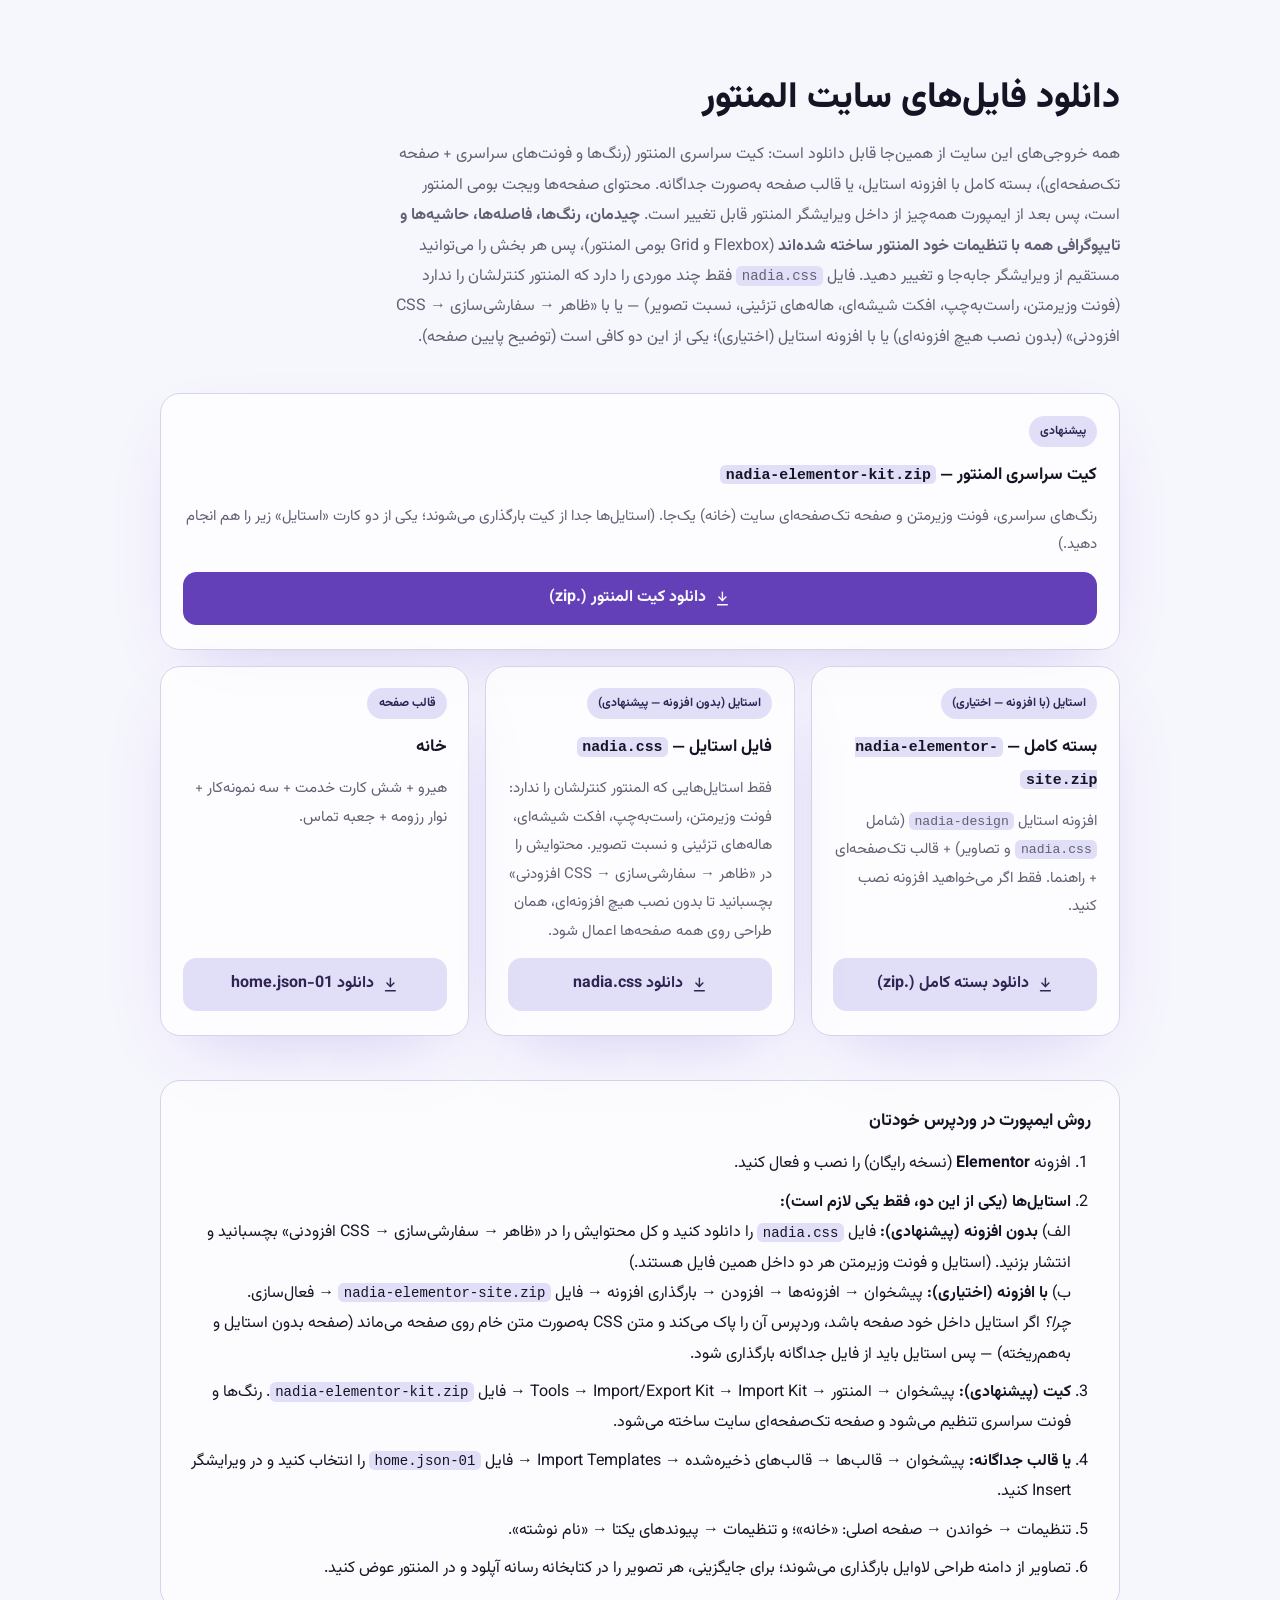
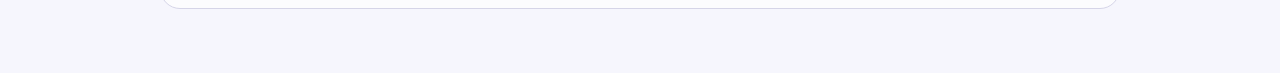
<file: wordpress/downloads/index.html>
<!doctype html>
<html lang="fa" dir="rtl">
<head>
<meta charset="utf-8">
<meta name="viewport" content="width=device-width, initial-scale=1">
<title>دانلود فایل‌های سایت المنتور — نادیا قریشی</title>
<link rel="preconnect" href="https://fonts.googleapis.com">
<link rel="preconnect" href="https://fonts.gstatic.com" crossorigin>
<link href="https://fonts.googleapis.com/css2?family=Vazirmatn:wght@400;500;700;800&display=swap" rel="stylesheet">
<style>
  :root {
    --nd-bg: oklch(0.975 0.01 288);
    --nd-fg: oklch(0.2 0.035 283);
    --nd-primary: oklch(0.48 0.18 292);
    --nd-secondary: oklch(0.91 0.035 292);
    --nd-secondary-fg: oklch(0.3 0.08 292);
    --nd-border: oklch(0.88 0.025 288);
    --nd-muted-fg: oklch(0.5 0.03 282);
    --nd-shadow: 0 24px 70px -34px color-mix(in oklab, oklch(0.58 0.18 292) 38%, transparent);
  }
  * { box-sizing: border-box; }
  body {
    margin: 0;
    padding: clamp(1.25rem, 5vw, 4rem) clamp(1rem, 4vw, 2.5rem);
    background: var(--nd-bg);
    color: var(--nd-fg);
    font-family: "Vazirmatn", "IRANSansX", "Segoe UI", Tahoma, sans-serif;
    line-height: 1.9;
  }
  .wrap { max-width: 60rem; margin: 0 auto; }
  h1 { font-size: clamp(1.5rem, 3.2vw, 2.25rem); font-weight: 800; margin: 0 0 .5rem; }
  .lead { color: var(--nd-muted-fg); margin: 0 0 2.5rem; max-width: 46rem; }
  .grid { display: grid; gap: 1rem; grid-template-columns: repeat(auto-fit, minmax(min(100%, 17rem), 1fr)); }
  .card {
    display: flex; flex-direction: column; gap: .75rem;
    padding: 1.35rem 1.35rem 1.5rem;
    background: oklch(1 0 0 / 78%);
    border: 1px solid var(--nd-border);
    border-radius: 1.25rem;
    box-shadow: var(--nd-shadow);
  }
  .card--main { grid-column: 1 / -1; }
  .tag {
    align-self: flex-start;
    font-size: .75rem; font-weight: 700;
    padding: .25rem .7rem; border-radius: 999px;
    background: var(--nd-secondary); color: var(--nd-secondary-fg);
  }
  .card h2 { font-size: 1.0625rem; font-weight: 700; margin: 0; }
  .card p { margin: 0; color: var(--nd-muted-fg); font-size: .9375rem; }
  .btn {
    margin-top: auto;
    display: inline-flex; align-items: center; justify-content: center; gap: .5rem;
    padding: .7rem 1.1rem; border-radius: .85rem;
    background: var(--nd-primary); color: oklch(0.985 0.004 290);
    font-weight: 700; text-decoration: none;
    transition: opacity .18s ease, transform .18s ease;
  }
  .btn:hover { opacity: .9; }
  .btn:active { transform: translateY(1px); }
  .btn--ghost { background: var(--nd-secondary); color: var(--nd-secondary-fg); }
  .btn svg { width: 1.05rem; height: 1.05rem; flex: none; }
  .steps { margin: 2.75rem 0 0; padding: 1.5rem 1.75rem; border: 1px solid var(--nd-border); border-radius: 1.25rem; background: oklch(1 0 0 / 66%); }
  .steps h2 { margin: 0 0 .75rem; font-size: 1.0625rem; font-weight: 700; }
  .steps ol { margin: 0; padding-inline-start: 1.25rem; }
  .steps li { margin-bottom: .5rem; }
  .steps li:last-child { margin-bottom: 0; }
  code { font-family: ui-monospace, SFMono-Regular, Menlo, monospace; font-size: .875em; background: var(--nd-secondary); padding: .1rem .35rem; border-radius: .35rem; }
</style>
</head>
<body>
<div class="wrap">

  <h1>دانلود فایل‌های سایت المنتور</h1>
  <p class="lead">
    همه خروجی‌های این سایت از همین‌جا قابل دانلود است: کیت سراسری المنتور (رنگ‌ها و فونت‌های سراسری + صفحه تک‌صفحه‌ای)،
    بسته کامل با افزونه استایل، یا قالب صفحه به‌صورت جداگانه.
    محتوای صفحه‌ها ویجت بومی المنتور است، پس بعد از ایمپورت همه‌چیز از داخل ویرایشگر المنتور قابل تغییر است.
    <strong>چیدمان، رنگ‌ها، فاصله‌ها، حاشیه‌ها و تایپوگرافی همه با تنظیمات خود المنتور ساخته شده‌اند</strong>
    (Flexbox و Grid بومی المنتور)، پس هر بخش را می‌توانید مستقیم از ویرایشگر جابه‌جا و تغییر دهید.
    فایل <code>nadia.css</code> فقط چند موردی را دارد که المنتور کنترلشان را ندارد (فونت وزیرمتن،
    راست‌به‌چپ، افکت شیشه‌ای، هاله‌های تزئینی، نسبت تصویر) — یا با
    «ظاهر → سفارشی‌سازی → CSS افزودنی» (بدون نصب هیچ افزونه‌ای) یا با افزونه استایل (اختیاری)؛
    یکی از این دو کافی است (توضیح پایین صفحه).
  </p>

  <div class="grid">

    <div class="card card--main">
      <span class="tag">پیشنهادی</span>
      <h2>کیت سراسری المنتور — <code>nadia-elementor-kit.zip</code></h2>
      <p>رنگ‌های سراسری، فونت وزیرمتن و صفحه تک‌صفحه‌ای سایت (خانه) یک‌جا. (استایل‌ها جدا از کیت بارگذاری می‌شوند؛ یکی از دو کارت «استایل» زیر را هم انجام دهید.)</p>
      <a class="btn" href="/nadia-package/nadia-elementor-kit.zip" download>
        <svg viewBox="0 0 24 24" fill="none" stroke="currentColor" stroke-width="2" stroke-linecap="round" stroke-linejoin="round"><path d="M12 3v12"/><path d="m7 10 5 5 5-5"/><path d="M5 21h14"/></svg>
        دانلود کیت المنتور (.zip)
      </a>
    </div>

    <div class="card">
      <span class="tag">استایل (با افزونه — اختیاری)</span>
      <h2>بسته کامل — <code>nadia-elementor-site.zip</code></h2>
      <p>افزونه استایل <code>nadia-design</code> (شامل <code>nadia.css</code> و تصاویر) + قالب تک‌صفحه‌ای + راهنما. فقط اگر می‌خواهید افزونه نصب کنید.</p>
      <a class="btn btn--ghost" href="/nadia-package/nadia-elementor-site.zip" download>
        <svg viewBox="0 0 24 24" fill="none" stroke="currentColor" stroke-width="2" stroke-linecap="round" stroke-linejoin="round"><path d="M12 3v12"/><path d="m7 10 5 5 5-5"/><path d="M5 21h14"/></svg>
        دانلود بسته کامل (.zip)
      </a>
    </div>

    <div class="card">
      <span class="tag">استایل (بدون افزونه — پیشنهادی)</span>
      <h2>فایل استایل — <code>nadia.css</code></h2>
      <p>فقط استایل‌هایی که المنتور کنترلشان را ندارد: فونت وزیرمتن، راست‌به‌چپ، افکت شیشه‌ای، هاله‌های تزئینی و نسبت تصویر. محتوایش را در «ظاهر → سفارشی‌سازی → CSS افزودنی» بچسبانید تا بدون نصب هیچ افزونه‌ای، همان طراحی روی همه صفحه‌ها اعمال شود.</p>
      <a class="btn btn--ghost" href="/nadia-package/assets/nadia.css" download="nadia.css">
        <svg viewBox="0 0 24 24" fill="none" stroke="currentColor" stroke-width="2" stroke-linecap="round" stroke-linejoin="round"><path d="M12 3v12"/><path d="m7 10 5 5 5-5"/><path d="M5 21h14"/></svg>
        دانلود nadia.css
      </a>
    </div>

    <div class="card">
      <span class="tag">قالب صفحه</span>
      <h2>خانه</h2>
      <p>هیرو + شش کارت خدمت + سه نمونه‌کار + نوار رزومه + جعبه تماس.</p>
      <a class="btn btn--ghost" href="/nadia-package/templates/01-home.json" download="01-home.json">
        <svg viewBox="0 0 24 24" fill="none" stroke="currentColor" stroke-width="2" stroke-linecap="round" stroke-linejoin="round"><path d="M12 3v12"/><path d="m7 10 5 5 5-5"/><path d="M5 21h14"/></svg>
        دانلود 01-home.json
      </a>
    </div>

  </div>

  <div class="steps">
    <h2>روش ایمپورت در وردپرس خودتان</h2>
    <ol>
      <li>افزونه <strong>Elementor</strong> (نسخه رایگان) را نصب و فعال کنید.</li>
      <li><strong>استایل‌ها (یکی از این دو، فقط یکی لازم است):</strong>
        <br>الف) <strong>بدون افزونه (پیشنهادی):</strong> فایل <code>nadia.css</code> را دانلود کنید و کل محتوایش را در
        «ظاهر → سفارشی‌سازی → CSS افزودنی» بچسبانید و انتشار بزنید. (استایل و فونت وزیرمتن هر دو داخل همین فایل هستند.)
        <br>ب) <strong>با افزونه (اختیاری):</strong> پیشخوان → افزونه‌ها → افزودن → بارگذاری افزونه → فایل <code>nadia-elementor-site.zip</code> → فعال‌سازی.
        <br><em>چرا؟</em> اگر استایل داخل خود صفحه باشد، وردپرس آن را پاک می‌کند و متن CSS به‌صورت متن خام روی صفحه می‌ماند (صفحه بدون استایل و به‌هم‌ریخته) — پس استایل باید از فایل جداگانه بارگذاری شود.</li>
      <li><strong>کیت (پیشنهادی):</strong> پیشخوان → المنتور → Tools → Import/Export Kit → Import Kit → فایل <code>nadia-elementor-kit.zip</code>. رنگ‌ها و فونت سراسری تنظیم می‌شود و صفحه تک‌صفحه‌ای سایت ساخته می‌شود.</li>
      <li><strong>یا قالب جداگانه:</strong> پیشخوان → قالب‌ها → قالب‌های ذخیره‌شده → Import Templates → فایل <code>01-home.json</code> را انتخاب کنید و در ویرایشگر Insert کنید.</li>
      <li>تنظیمات → خواندن → صفحه اصلی: «خانه»؛ و تنظیمات → پیوندهای یکتا → «نام نوشته».</li>
      <li>تصاویر از دامنه طراحی لاوایل بارگذاری می‌شوند؛ برای جایگزینی، هر تصویر را در کتابخانه رسانه آپلود و در المنتور عوض کنید.</li>
    </ol>
  </div>

</div>
</body>
</html>
</file>
